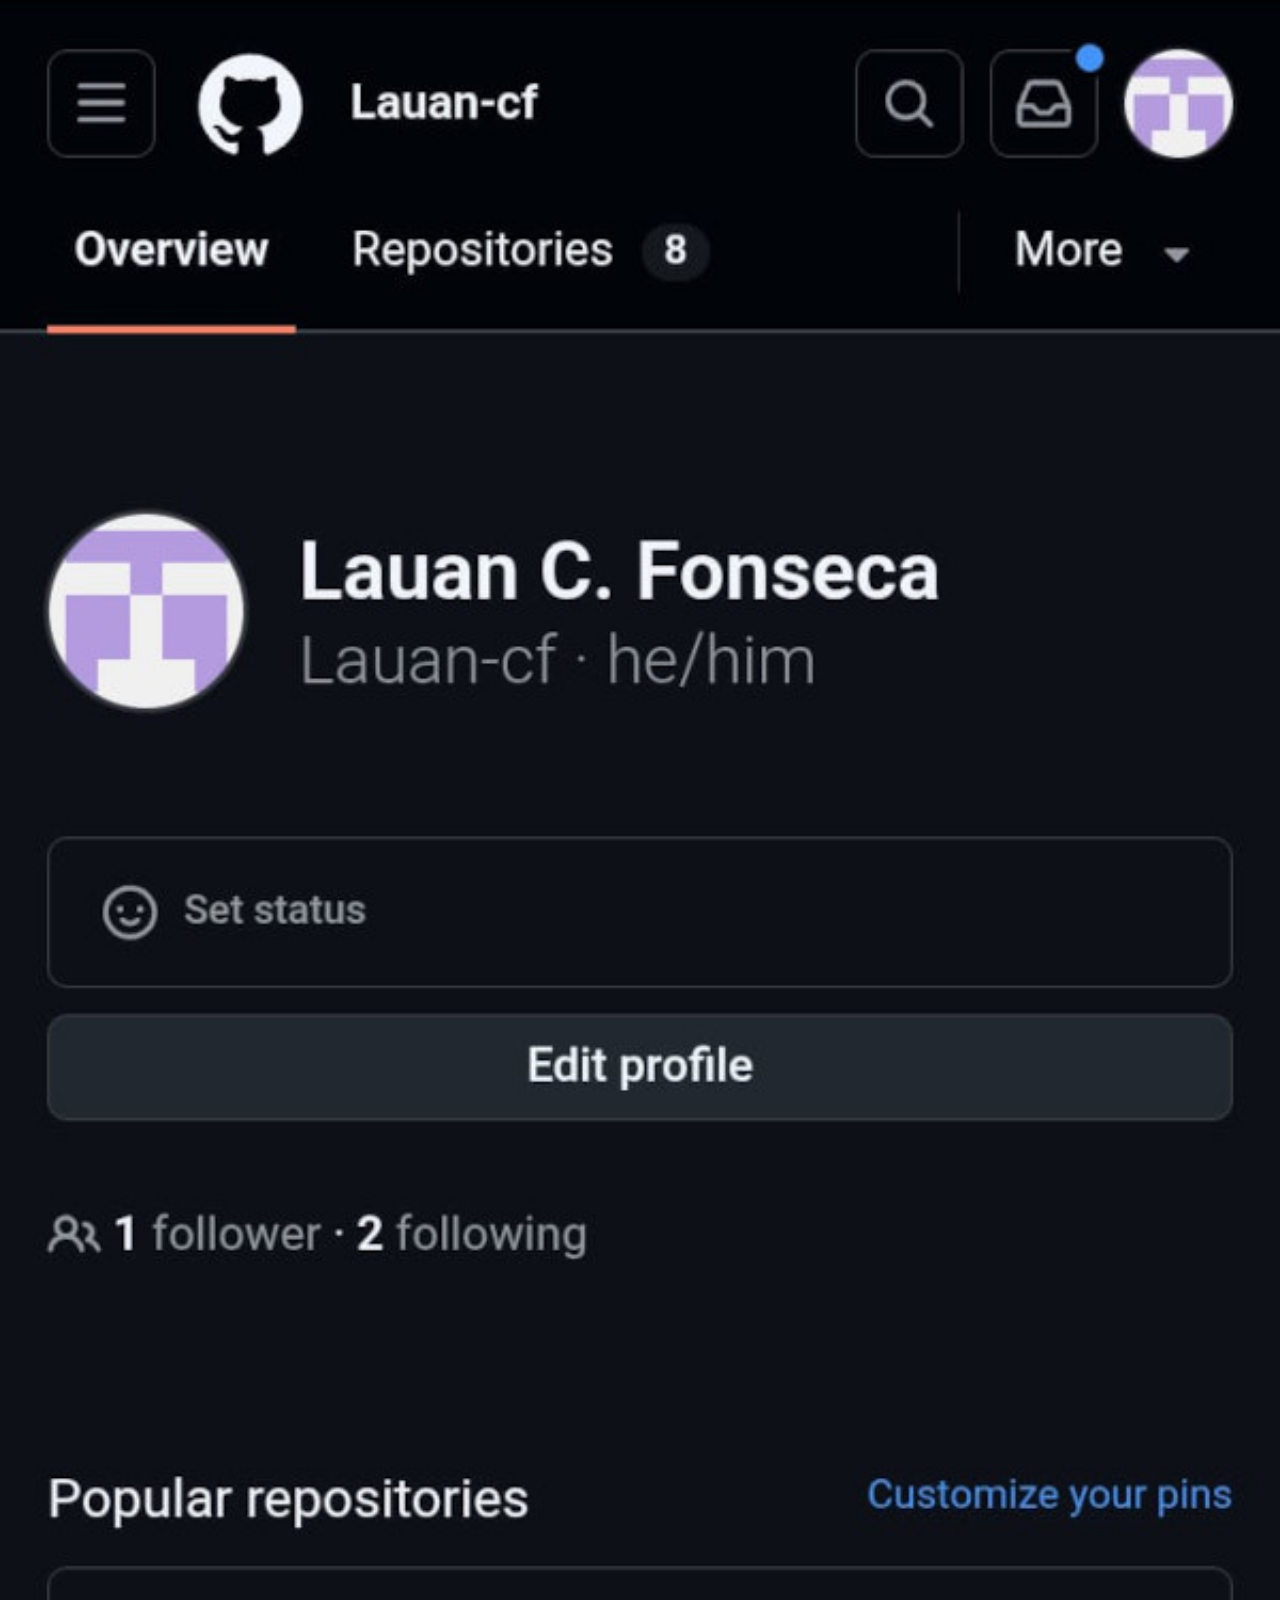
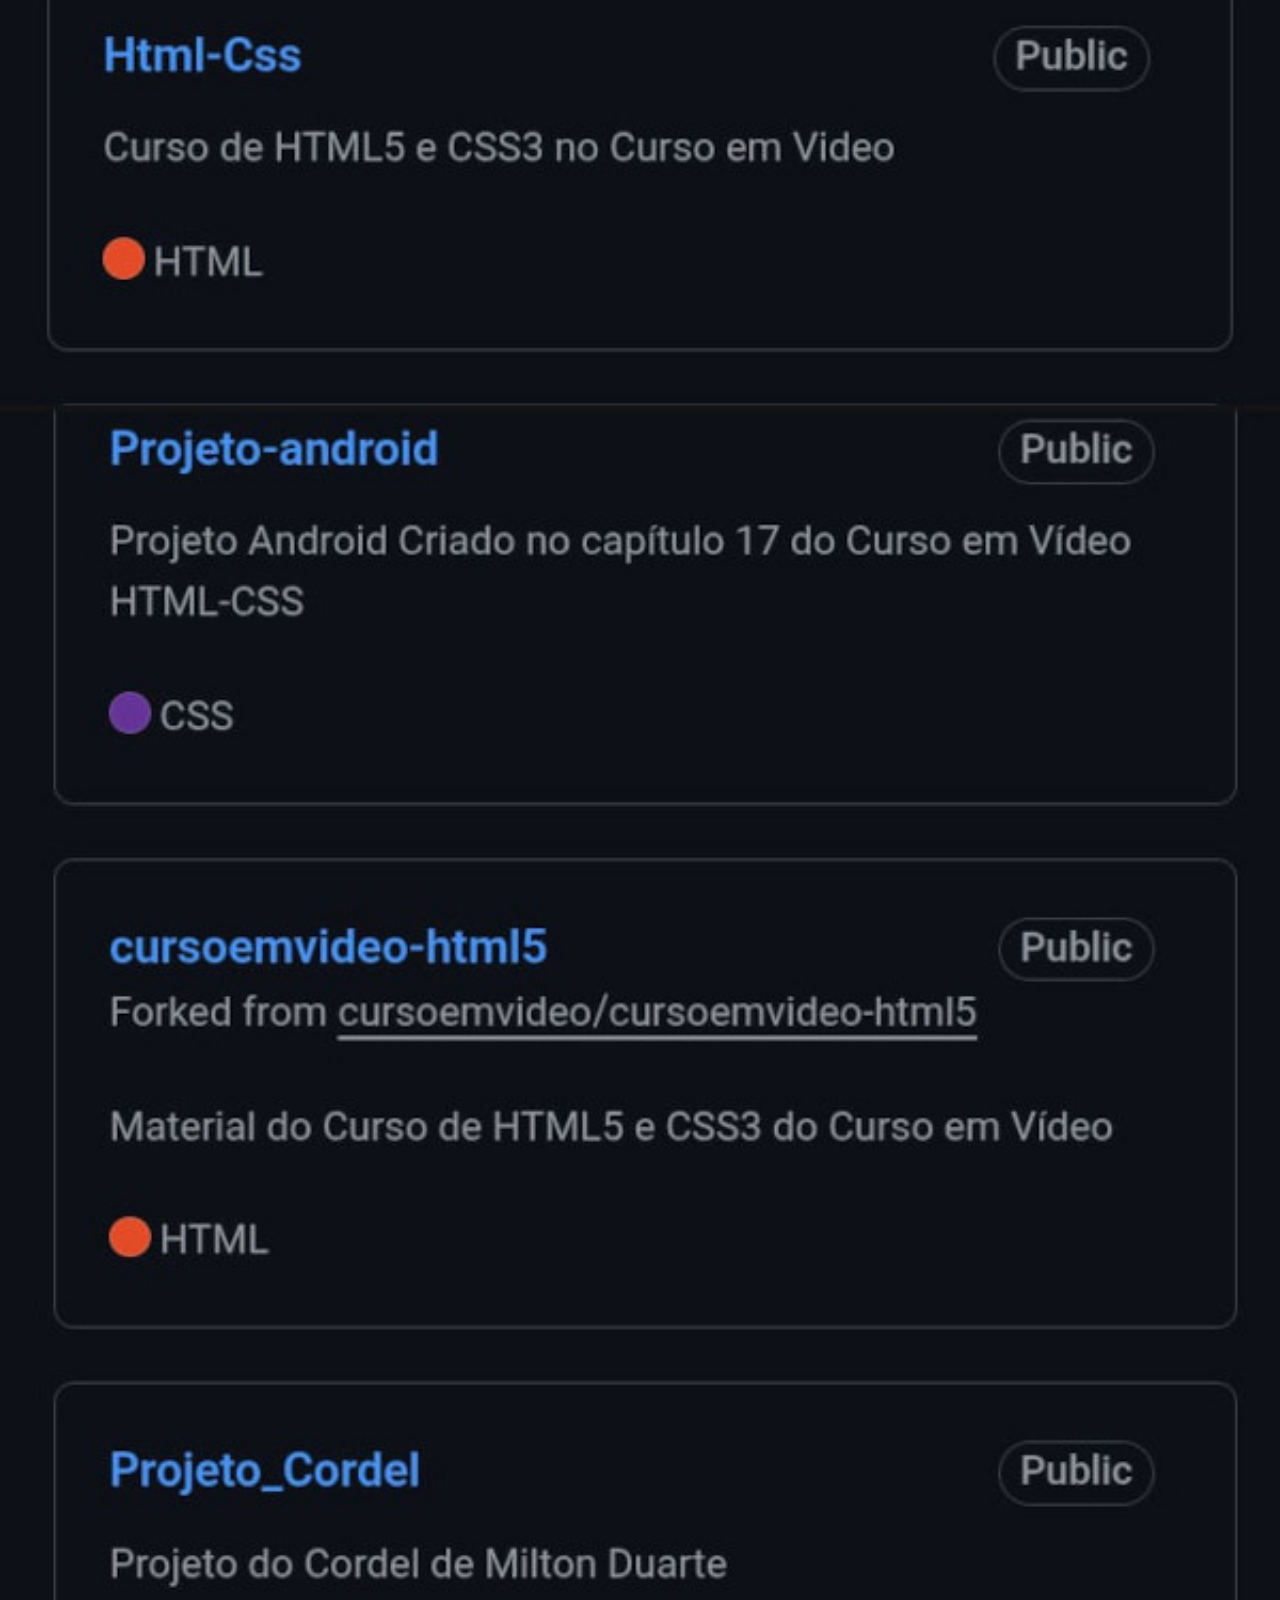
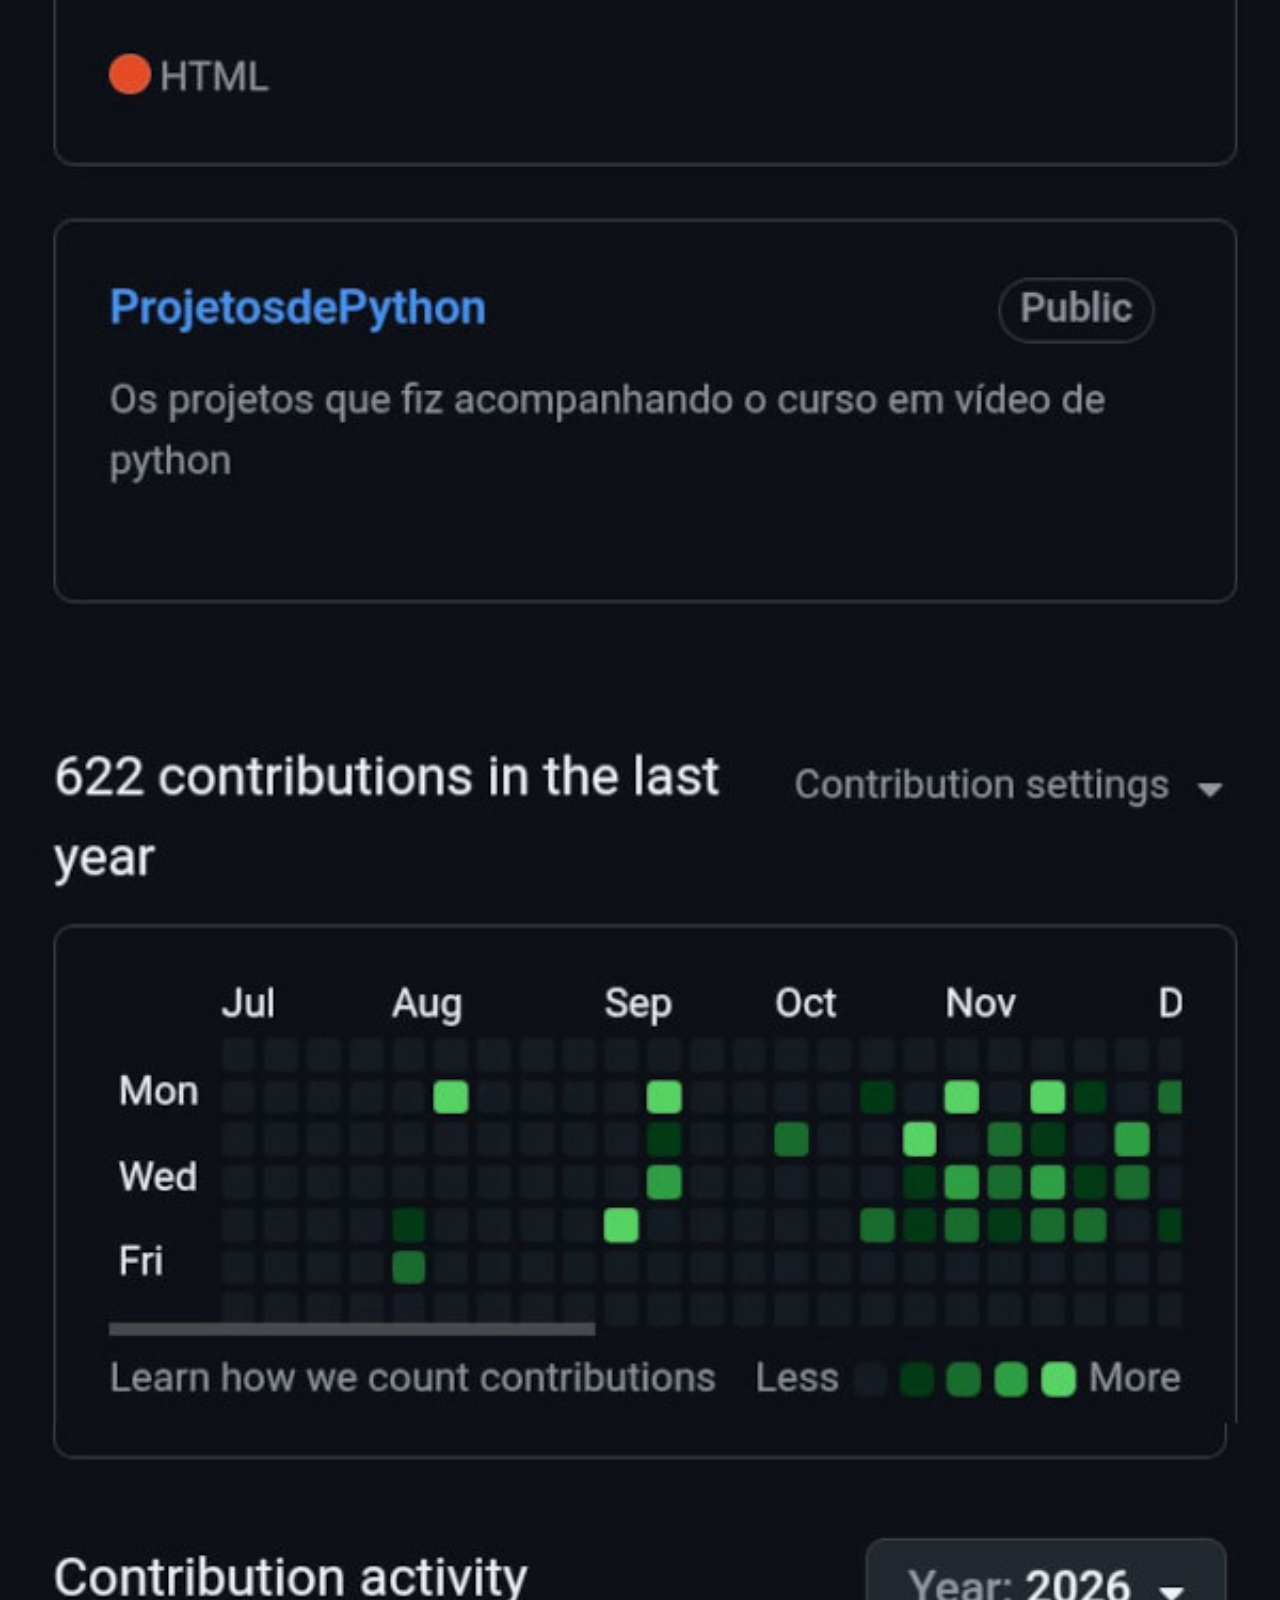
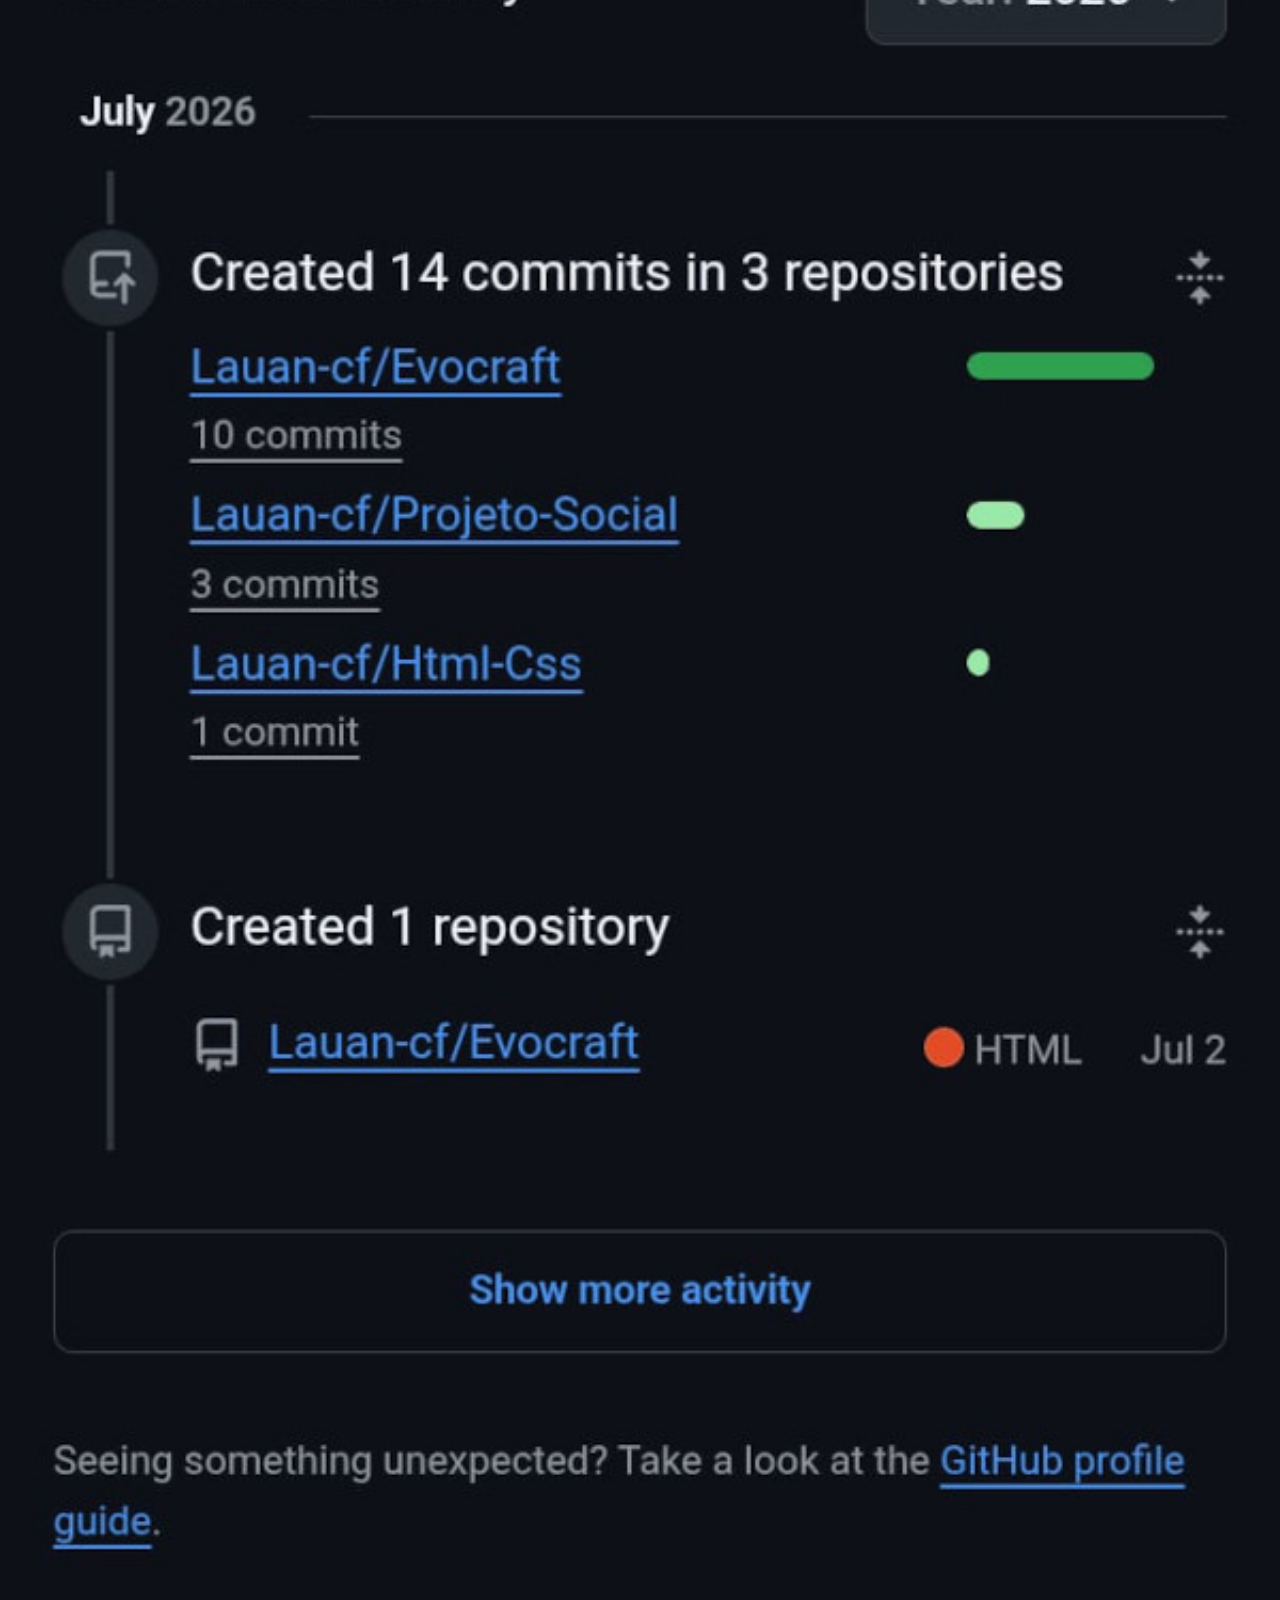
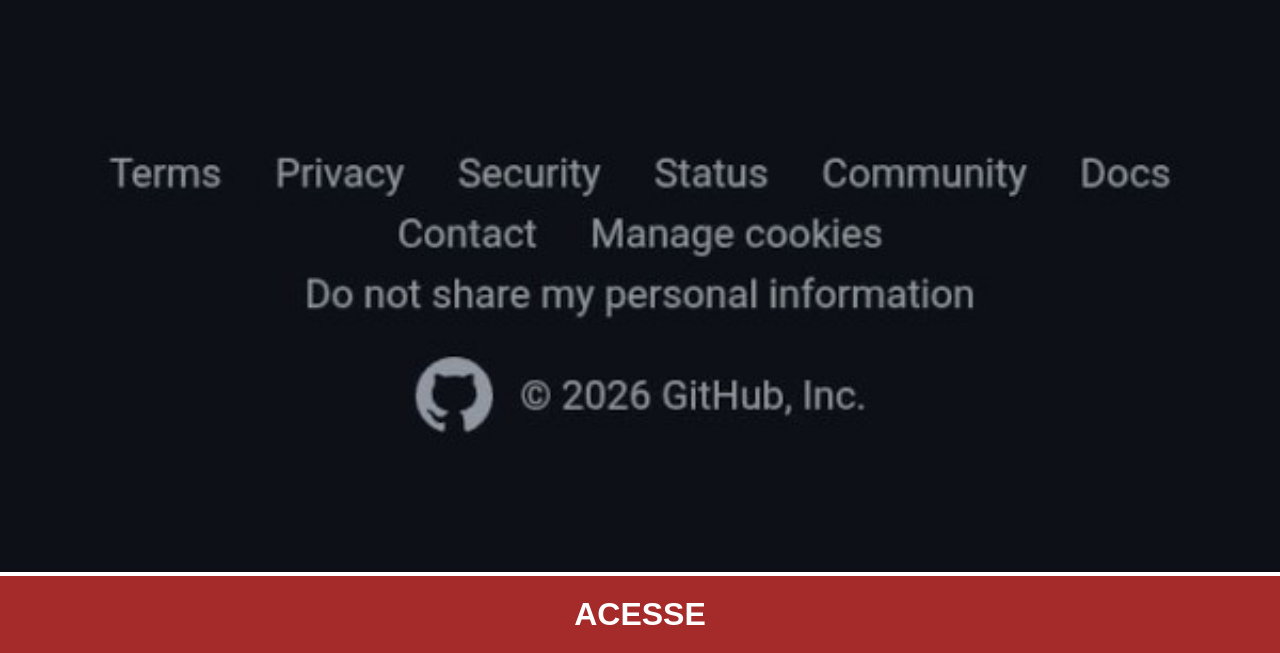
<file: Github.html>
<!DOCTYPE html>
<html lang="en">
<head>
    <meta charset="UTF-8">
    <meta name="viewport" content="width=device-width, initial-scale=1.0">
    <title>Página web</title>
    <link rel="stylesheet" href="estilo/social.css">
    <style>
        *
        {
            margin:0;
            padding: 0;
            font-family: Arial, Helvetica, sans-serif;
        }
        ::-webkit-scrollbar
        {
            width: 0;
            height: 0;
        }
        img
        {
           width: 100vw; 
        }
        a
        {
            display: block;
            background-color: brown;
            padding: 20px;
            text-align: center;
            font-family: Arial, Helvetica, sans-serif;
            font-weight: bolder;
            color: white;
            text-decoration: none;
            font-size: 2em;
        }
        a:hover
        {
            background-color: red;
        }
    </style>
</head>
<body>
    <img src="imagens/perfil-github-completo.jpeg" alt="">
    <a href="https://github.com/Lauan-cf/" target="_blank">ACESSE</a>
</body>
</html>
</file>
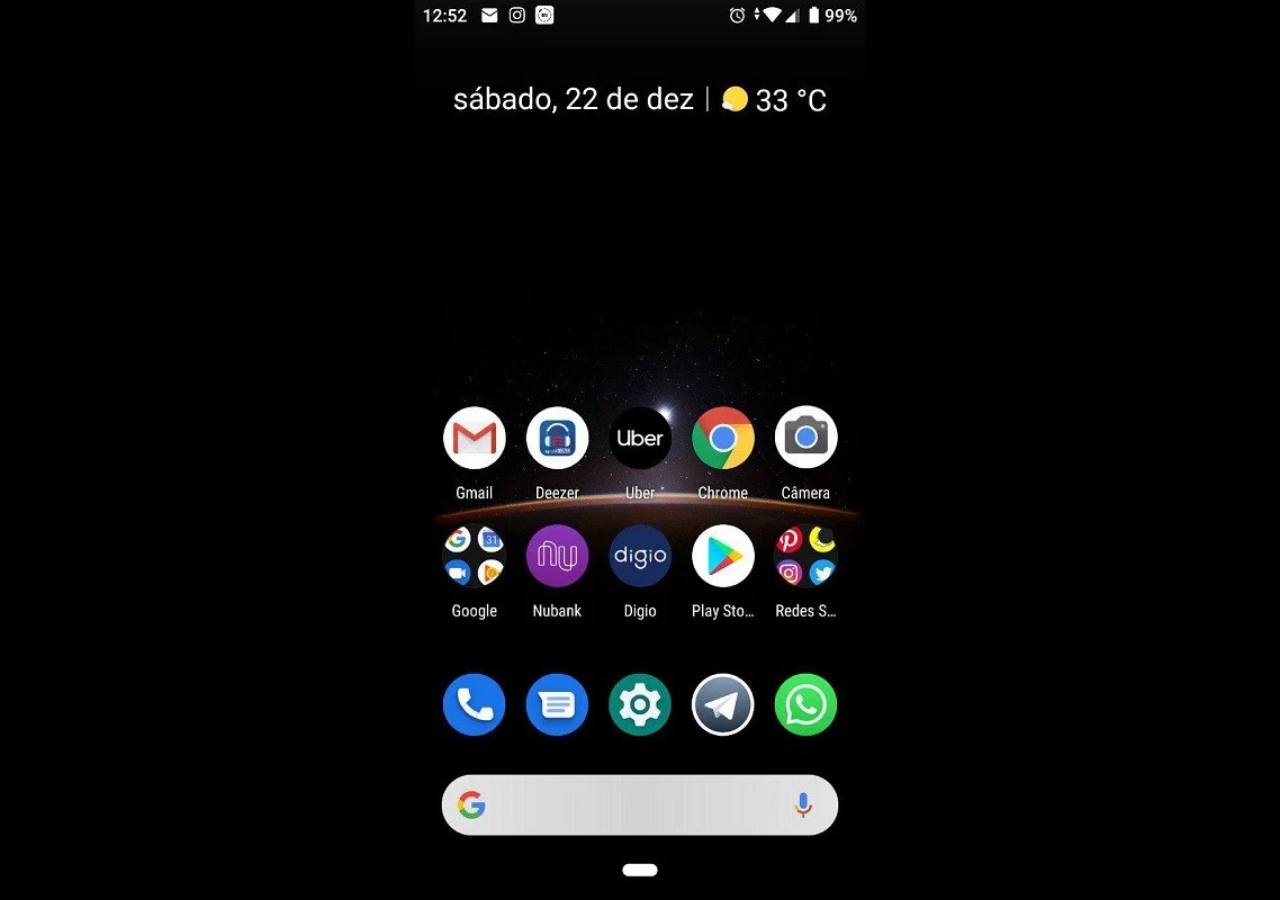
<file: home.html>
<!DOCTYPE html>
<html lang="en">
<head>
    <meta charset="UTF-8">
    <meta name="viewport" content="width=device-width, initial-scale=1.0">
    <title>Home</title>
    <style>
        * {
            margin: 0px;
            padding: 0px;
        }
        body
        {
            height: 100vh;
            width: 100vw;
            background: black url('imagens/homepage.webp') no-repeat top center;
            background-size: contain;
            

        }
    </style>
</head>
<body>
    
</body>
</html>
</file>
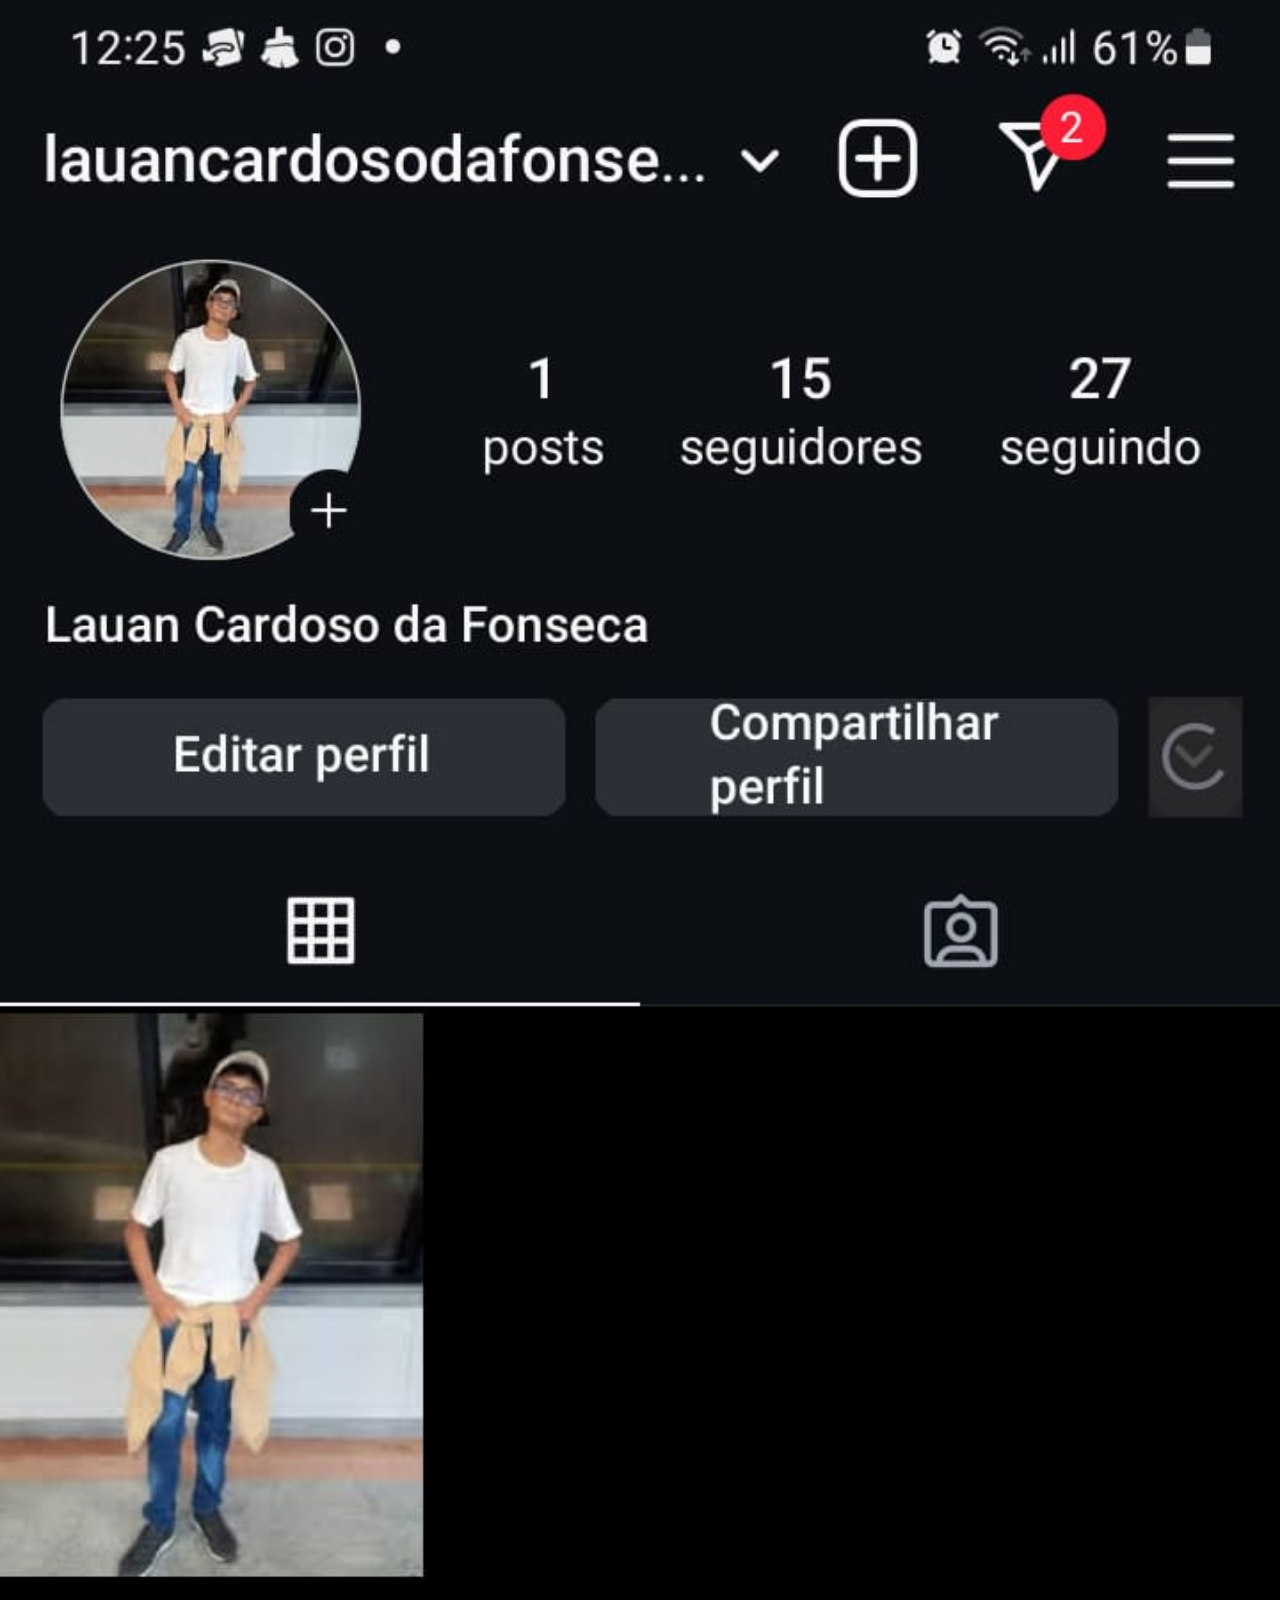
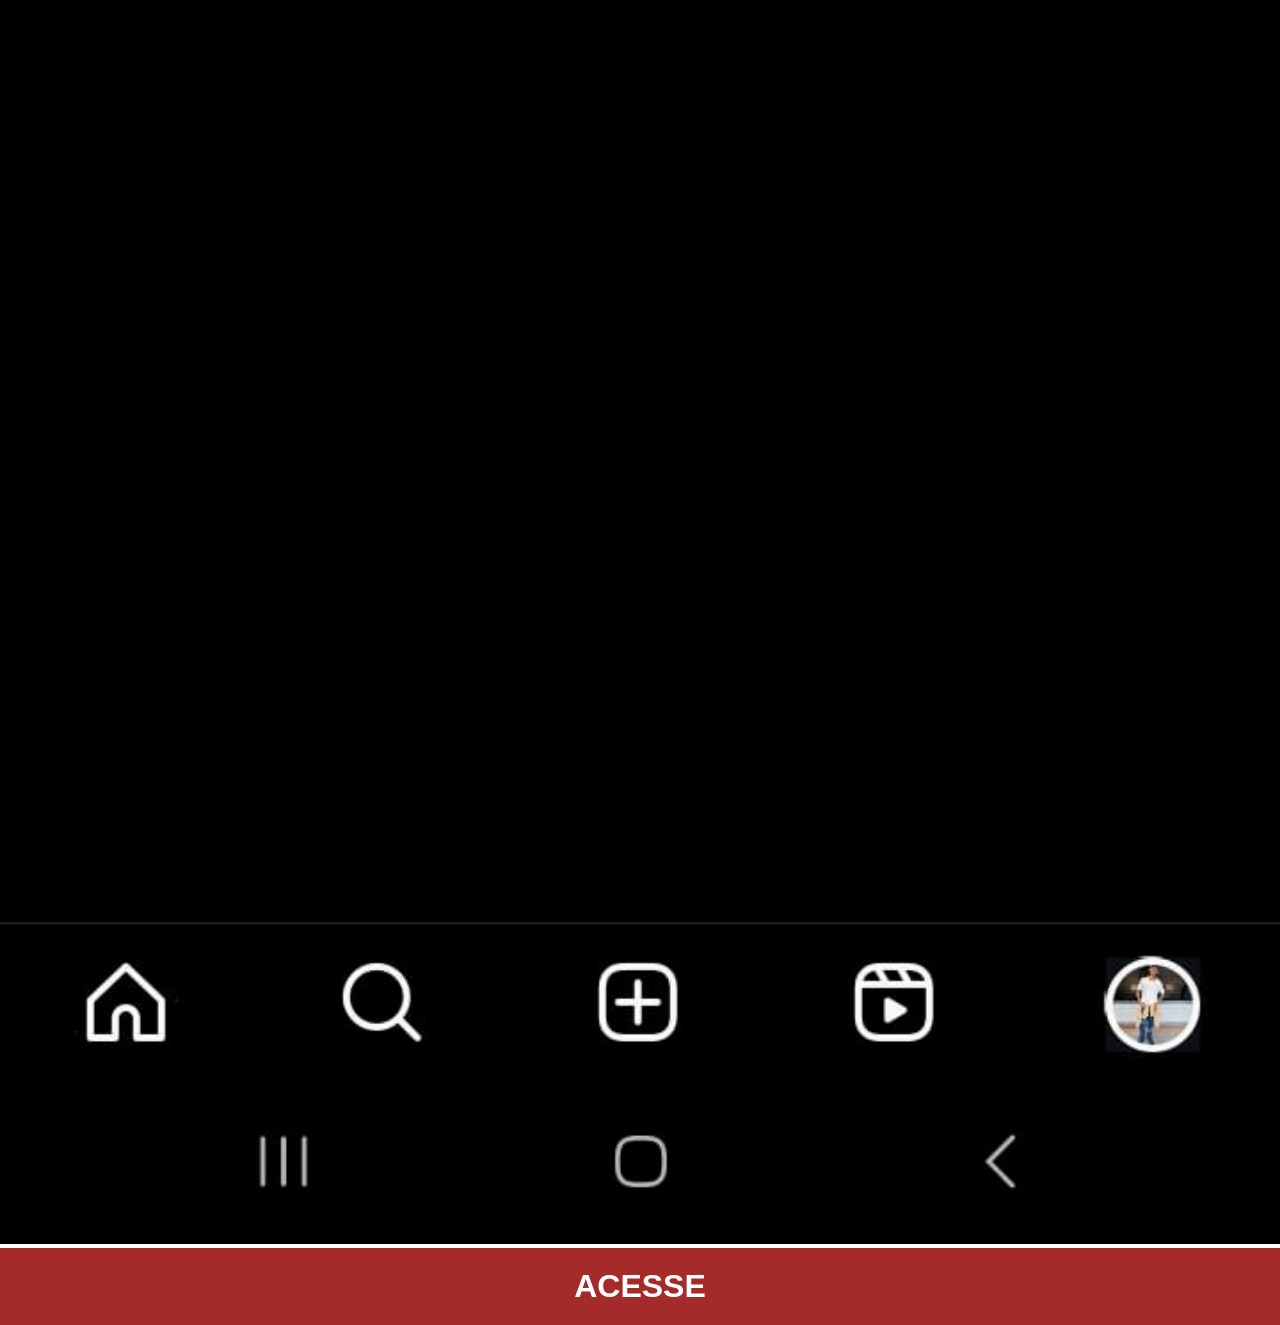
<file: Instagram.html>
<!DOCTYPE html>
<html lang="en">
<head>
    <meta charset="UTF-8">
    <meta name="viewport" content="width=device-width, initial-scale=1.0">
    <title>Página web</title>
    <link rel="stylesheet" href="estilo/social.css">
    <style>
        *
        {
            margin:0;
            padding: 0;
        }
        ::-webkit-scrollbar
        {
            width: 0;
            height: 0;
        }
        img
        {
           width: 100vw; 
        }
        a
        {
            display: block;
            background-color: brown;
            padding: 20px;
            text-align: center;
            font-family: Arial, Helvetica, sans-serif;
            font-weight: bolder;
            color: white;
            text-decoration: none;
            font-size: 2em;
        }
        a:hover
        {
            background-color: red;
        }
    </style>
</head>
<body>
    <img src="imagens/perfil-instagram.jpeg" alt="">
    <a href="#" target="_blank">ACESSE</a>
</body>
</html>
</file>
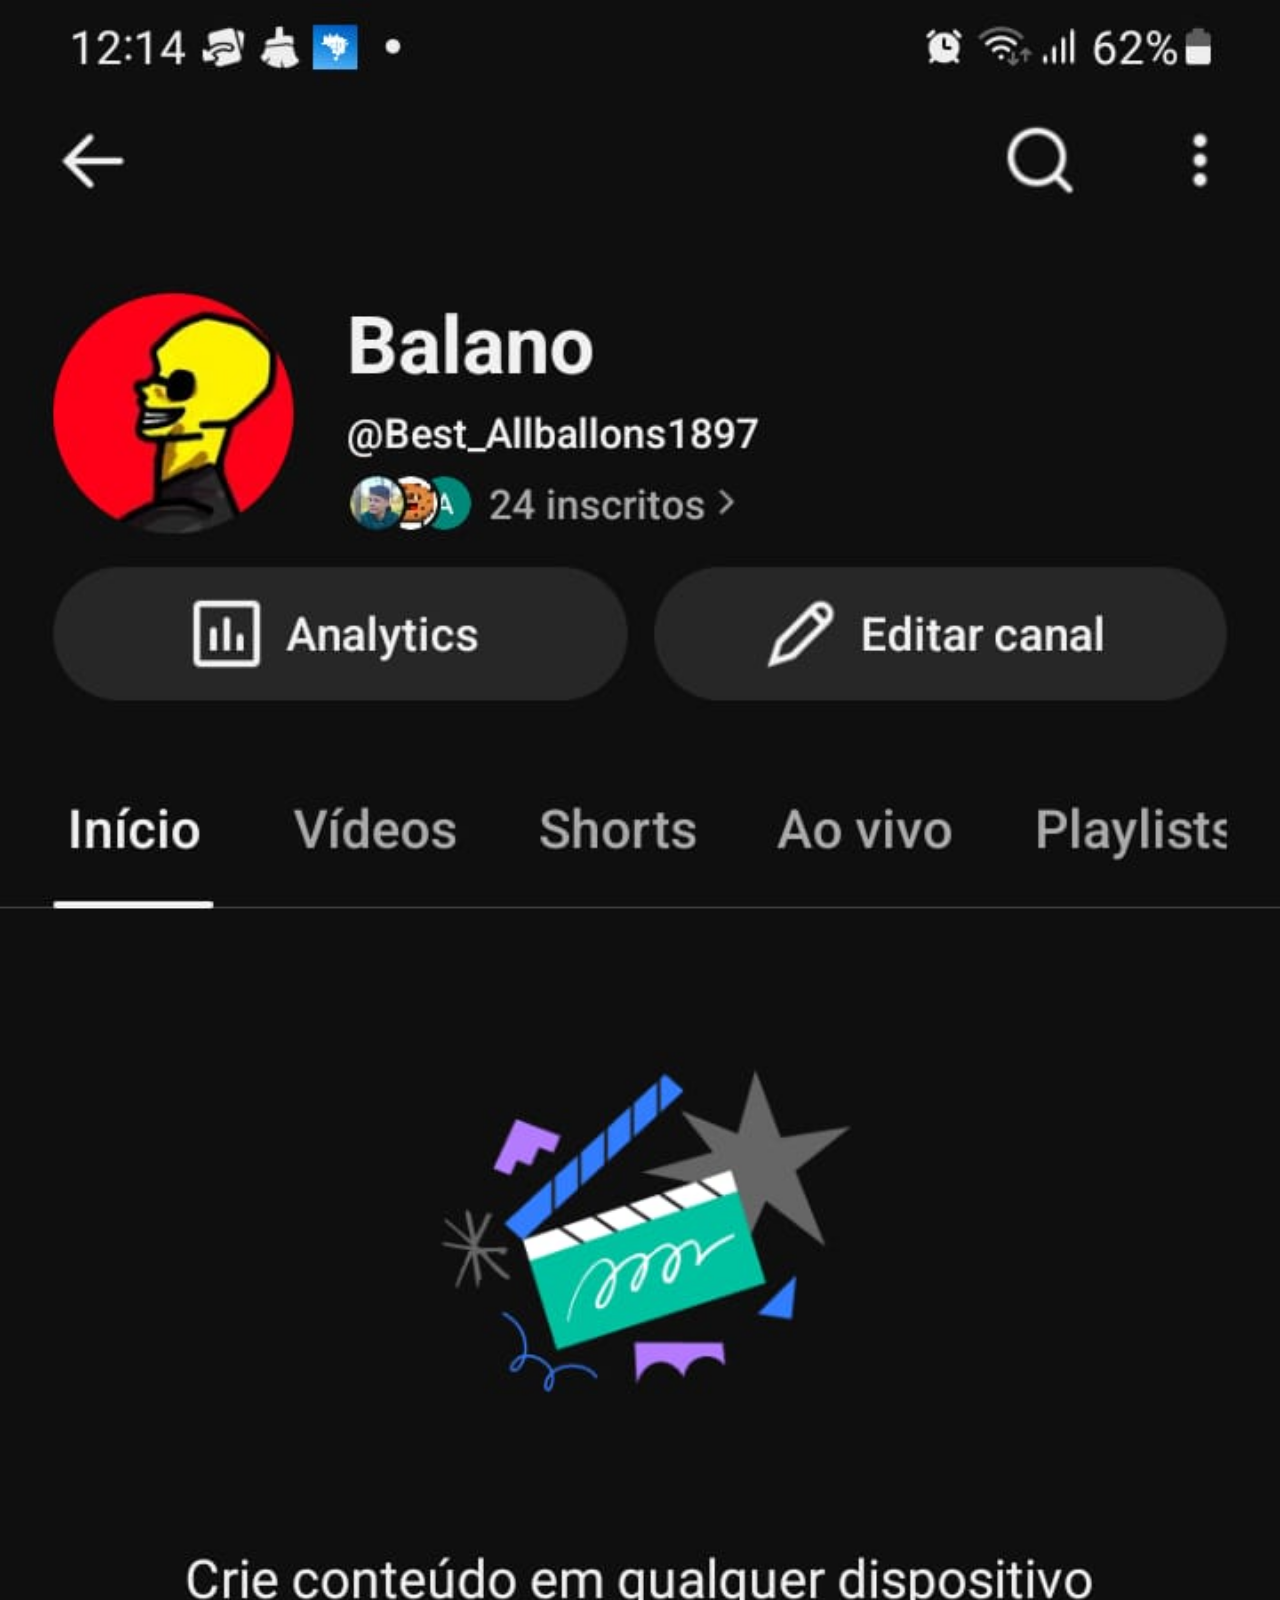
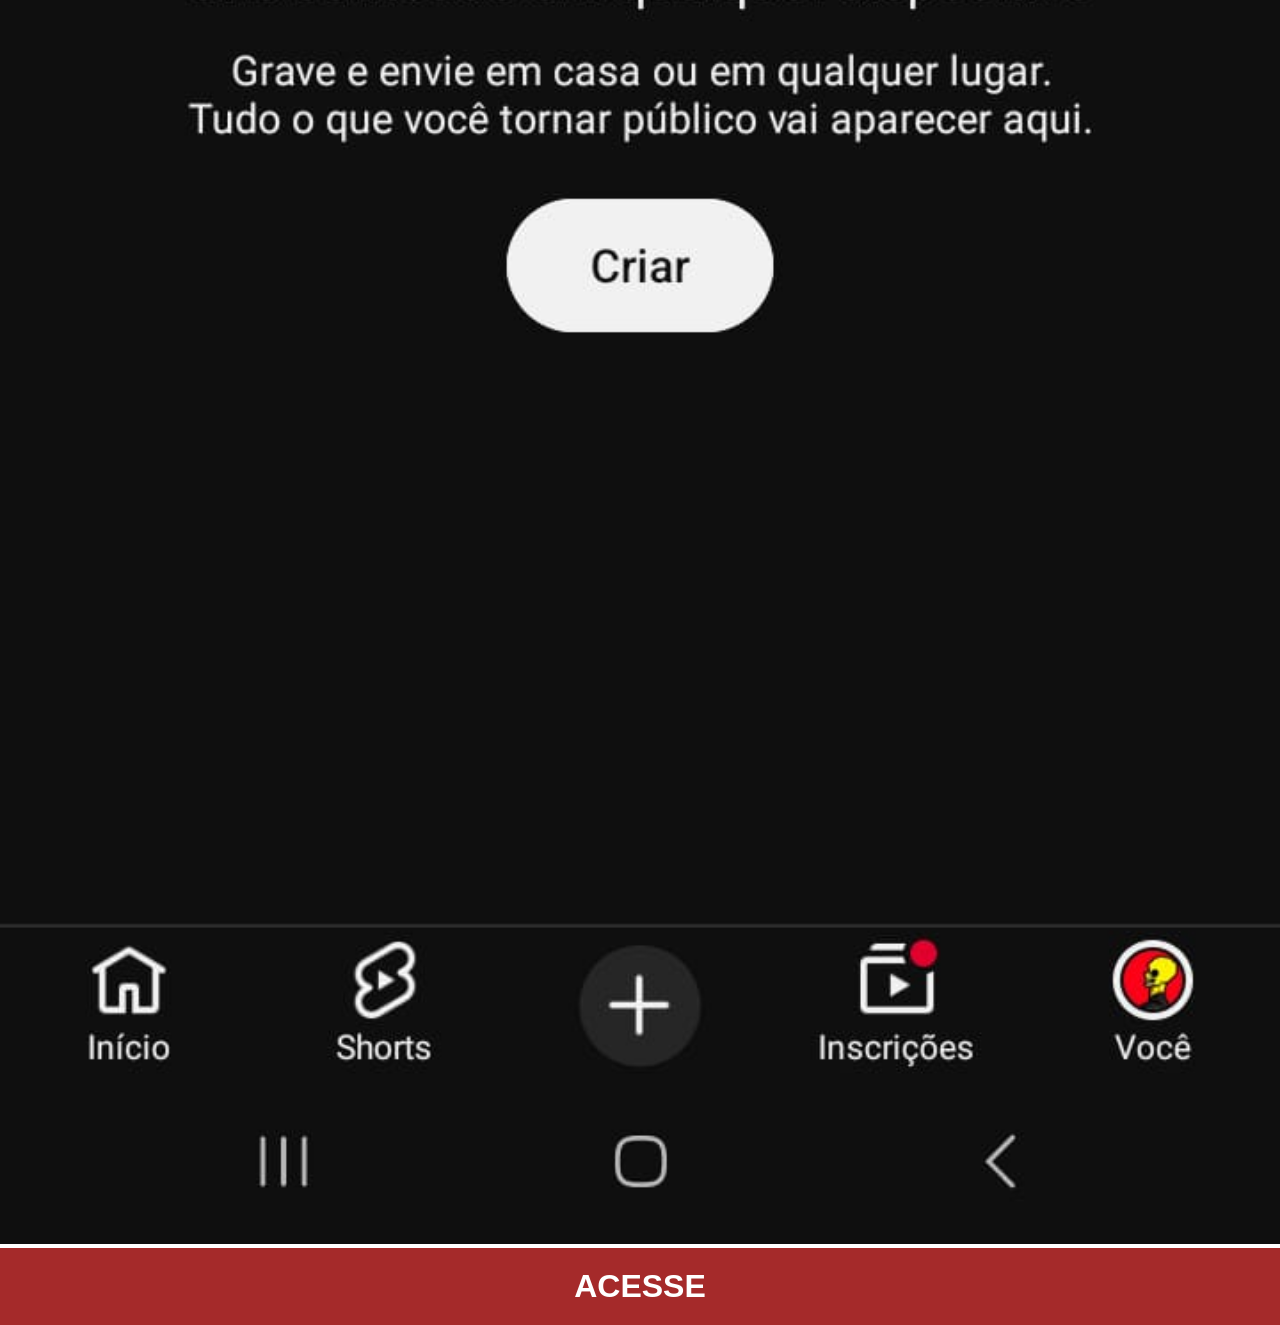
<file: youtube.html>
<!DOCTYPE html>
<html lang="en">
<head>
    <meta charset="UTF-8">
    <meta name="viewport" content="width=device-width, initial-scale=1.0">
    <title>Página web</title>
    <link rel="stylesheet" href="estilo/social.css">
    <style>
        *
        {
            margin:0;
            padding: 0;
        }
        ::-webkit-scrollbar
        {
            width: 0;
            height: 0;
        }
        img
        {
           width: 100vw;
        }
        a
        {
            display: block;
            background-color: brown;
            padding: 20px;
            text-align: center;
            font-family: Arial, Helvetica, sans-serif;
            font-weight: bolder;
            color: white;
            text-decoration: none;
            font-size: 2em;
        }
        a:hover
        {
            background-color: red;
        }
    </style>
</head>
<body>
    <img src="imagens/perfil-youtube.jpeg" alt="">
    <a href="https://www.youtube.com/@Best_Allballons1897" target="_blank">ACESSE</a>
</body>
</html>
</file>
<file: estilo/social.css>
@charset "UTF-8";

 *
{
    margin:0;
    padding: 0;
}
::-webkit-scrollbar
{
    width: 0;
    height: 0;
}
img
{
    width: 100vw; 
}
a
{
    display: block;
    background-color: brown;
    padding: 20px;
    text-align: center;
    font-family: Arial, Helvetica, sans-serif;
    font-weight: bolder;
    color: white;
    text-decoration: none;
    font-size: 2em;
}
a:hover
{
    background-color: red;
}
</file>
